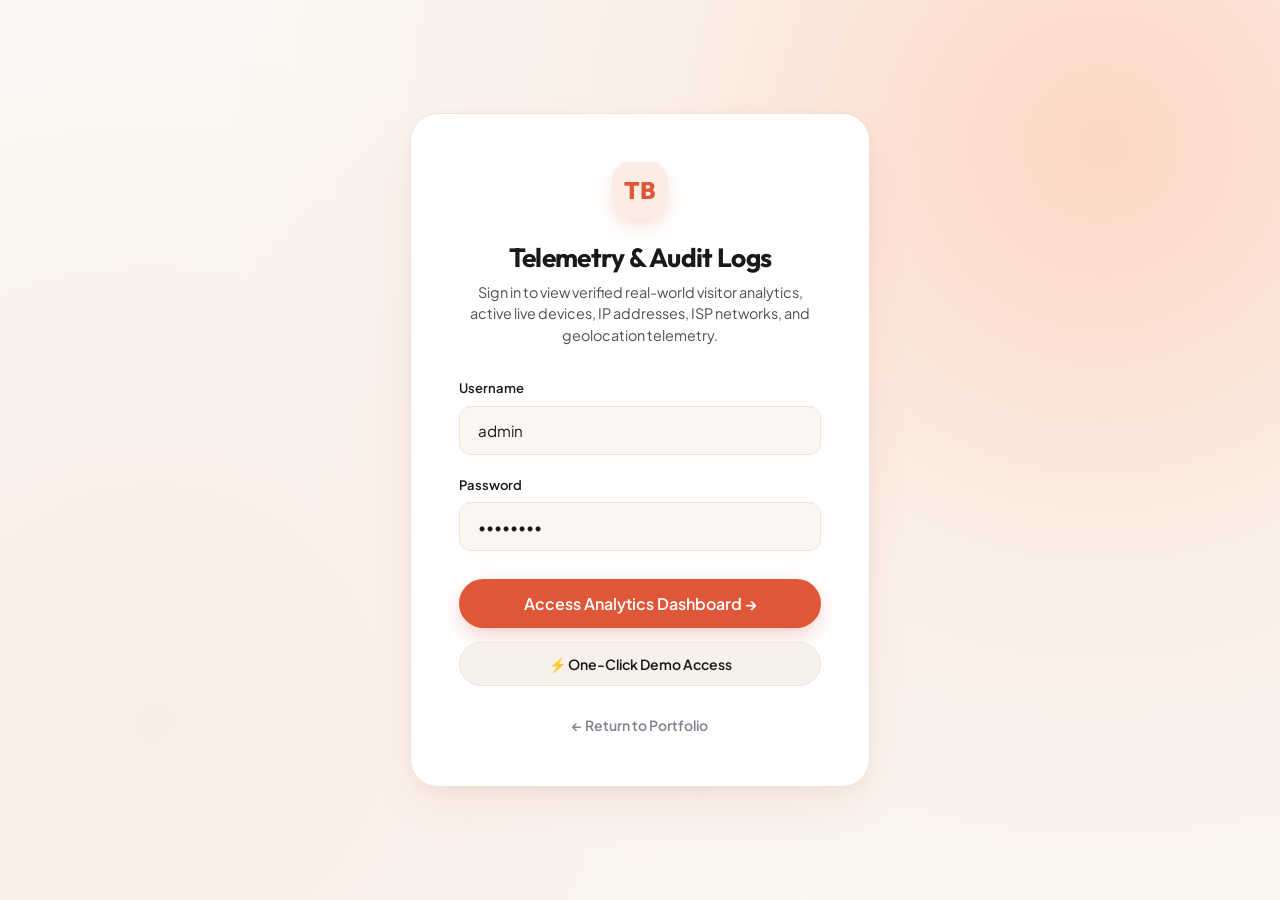
<file: login/index.html>
<!DOCTYPE html>
<html lang="en">
<head>
  <meta charset="UTF-8">
  <meta http-equiv="refresh" content="0; url=../login.html">
  <title>Redirecting to Login...</title>
  <script>
    window.location.replace('../login.html');
  </script>
</head>
<body style="background: #FAF7F2; font-family: sans-serif; display: flex; align-items: center; justify-content: center; height: 100vh;">
  <p>Redirecting to <a href="../login.html">Visitor Telemetry &amp; Login Dashboard</a>...</p>
</body>
</html>
</file>
<file: css/style.css>
/* ==========================================================================
   TILAK BARAPATRE — PORTFOLIO DESIGN SYSTEM & TOKENS
   Aesthetic: Warm Minimalist Editorial & Contemporary Creator Identity
   Reference: Warm peach cream gradient, terracotta coral accents, clean typography
   ========================================================================== */

@import url('https://fonts.googleapis.com/css2?family=JetBrains+Mono:wght@400;500;600&family=Outfit:wght@400;500;600;700;800&family=Plus+Jakarta+Sans:wght@300;400;500;600;700;800&display=swap');

:root {
  /* Color Palette — Warm Peach & Terracotta Coral */
  --bg-primary: #FAF7F2;
  --bg-secondary: #FFFFFF;
  --bg-tertiary: #F6F1EA;
  --bg-card: #FFFFFF;
  --bg-card-subtle: #FCFAF7;
  --bg-quote-card: #FDF2EC;
  --bg-glass: rgba(255, 255, 255, 0.82);
  --bg-glass-warm: rgba(255, 248, 243, 0.88);

  /* Primary Brand Terracotta / Coral Accents */
  --accent-coral: #E05638;
  --accent-coral-hover: #C94427;
  --accent-coral-light: #FBECE6;
  --accent-coral-subtle: rgba(224, 86, 56, 0.08);
  --accent-coral-border: rgba(224, 86, 56, 0.22);
  --accent-coral-glow: rgba(224, 86, 56, 0.35);

  /* Secondary Accents */
  --accent-amber: #D97706;
  --accent-emerald: #10B981;
  --accent-teal: #0D9488;
  --accent-blue: #2563EB;

  /* Typography Colors */
  --text-main: #18191B;
  --text-secondary: #4B4F58;
  --text-muted: #7E838F;
  --text-dim: #9FA4AF;
  --text-light: #FDFDFC;

  /* Borders & Dividers */
  --border-subtle: rgba(0, 0, 0, 0.05);
  --border-medium: #EBE5DC;
  --border-card: #ECE6DD;
  --border-warm: rgba(224, 86, 56, 0.16);

  /* Gradients */
  --gradient-coral: linear-gradient(135deg, #FF6F4C 0%, #E05638 100%);
  --gradient-warm-bg: radial-gradient(circle at 85% 18%, rgba(255, 172, 138, 0.45) 0%, rgba(255, 218, 198, 0.22) 38%, transparent 70%);
  --gradient-aura-circle: radial-gradient(circle, #FFD5C2 0%, #FBE4D8 50%, #F5EAE1 100%);

  /* Typography */
  --font-display: 'Outfit', 'Plus Jakarta Sans', -apple-system, BlinkMacSystemFont, sans-serif;
  --font-body: 'Plus Jakarta Sans', -apple-system, BlinkMacSystemFont, sans-serif;
  --font-mono: 'JetBrains Mono', monospace;

  /* Shadows */
  --shadow-subtle: 0 4px 16px rgba(0, 0, 0, 0.03);
  --shadow-card: 0 10px 30px -4px rgba(224, 86, 56, 0.06), 0 4px 14px rgba(0, 0, 0, 0.03);
  --shadow-card-hover: 0 20px 40px -6px rgba(224, 86, 56, 0.12), 0 8px 20px rgba(0, 0, 0, 0.04);
  --shadow-coral-button: 0 8px 24px -4px rgba(224, 86, 56, 0.35);
  --shadow-glass: 0 16px 36px rgba(224, 86, 56, 0.08), inset 0 1px 0 rgba(255, 255, 255, 0.8);

  /* Transitions */
  --transition-fast: 0.18s cubic-bezier(0.16, 1, 0.3, 1);
  --transition-smooth: 0.35s cubic-bezier(0.16, 1, 0.3, 1);
  --transition-bounce: 0.45s cubic-bezier(0.34, 1.56, 0.64, 1);

  /* Layout */
  --max-width: 1200px;
  --radius-sm: 8px;
  --radius-md: 16px;
  --radius-lg: 24px;
  --radius-xl: 32px;
  --radius-full: 9999px;
}

/* Base Reset */
*, *::before, *::after {
  box-sizing: border-box;
  margin: 0;
  padding: 0;
}

html {
  font-size: 16px;
  scroll-behavior: smooth;
  -webkit-font-smoothing: antialiased;
  -moz-osx-font-smoothing: grayscale;
  background-color: var(--bg-primary);
  color: var(--text-main);
  font-family: var(--font-body);
}

body {
  overflow-x: hidden;
  line-height: 1.6;
  min-height: 100vh;
  position: relative;
  background-color: var(--bg-primary);
  background-image: 
    radial-gradient(circle at 86% 16%, rgba(255, 170, 134, 0.42) 0%, rgba(255, 215, 195, 0.22) 34%, transparent 65%),
    radial-gradient(circle at 12% 80%, rgba(255, 210, 190, 0.25) 0%, transparent 50%);
  background-attachment: fixed;
  color: var(--text-main);
}

/* Selection Color */
::selection {
  background: var(--accent-coral-light);
  color: var(--accent-coral);
}

/* Custom Scrollbar */
::-webkit-scrollbar {
  width: 8px;
}
::-webkit-scrollbar-track {
  background: var(--bg-primary);
}
::-webkit-scrollbar-thumb {
  background: #E2DBD0;
  border-radius: var(--radius-full);
}
::-webkit-scrollbar-thumb:hover {
  background: var(--accent-coral);
}

/* Typography Hierarchy */
h1, h2, h3, h4, h5, h6 {
  font-family: var(--font-display);
  color: var(--text-main);
  font-weight: 700;
  letter-spacing: -0.025em;
  line-height: 1.18;
}

p {
  color: var(--text-secondary);
  font-size: 1rem;
  line-height: 1.65;
}

a {
  color: inherit;
  text-decoration: none;
  transition: all var(--transition-fast);
}

button {
  cursor: pointer;
  border: none;
  background: none;
  font-family: inherit;
}

/* Container & Sections */
.app-container {
  max-width: var(--max-width);
  margin: 0 auto;
  padding: 0 1.5rem;
}

.section {
  padding: 5.5rem 0;
  position: relative;
}

.section-header {
  margin-bottom: 3rem;
}

.section-label {
  display: inline-block;
  font-family: var(--font-body);
  font-size: 0.8125rem;
  font-weight: 700;
  letter-spacing: 0.12em;
  text-transform: uppercase;
  color: var(--accent-coral);
  margin-bottom: 0.75rem;
}

.section-title {
  font-size: clamp(2rem, 3.5vw, 2.75rem);
  font-weight: 700;
  color: var(--text-main);
  letter-spacing: -0.03em;
  max-width: 720px;
}

.section-desc {
  margin-top: 0.85rem;
  font-size: 1.0625rem;
  color: var(--text-secondary);
  max-width: 620px;
}

/* Utility Helpers */
.font-mono {
  font-family: var(--font-mono);
}

.gradient-text {
  background: var(--gradient-coral);
  -webkit-background-clip: text;
  -webkit-text-fill-color: transparent;
}
</file>
<file: css/components.css>
/* ==========================================================================
   TILAK BARAPATRE — PORTFOLIO COMPONENTS
   Aesthetic: Warm Minimalist Editorial & Contemporary Creator Identity
   Reference: alexmorgan.design layout, warm peachy cards, circular aura, clean pills
   ========================================================================== */

/* --------------------------------------------------------------------------
   1. NAVIGATION & FLOATING DOCK
   -------------------------------------------------------------------------- */
.navbar {
  position: fixed;
  top: 1.25rem;
  left: 0;
  right: 0;
  z-index: 1000;
  display: flex;
  justify-content: center;
  pointer-events: none;
  padding: 0 1.5rem;
}

.nav-container {
  pointer-events: auto;
  display: flex;
  align-items: center;
  justify-content: space-between;
  width: 100%;
  max-width: var(--max-width);
  padding: 0.75rem 1.75rem;
  background: rgba(255, 255, 255, 0.88);
  backdrop-filter: blur(20px);
  -webkit-backdrop-filter: blur(20px);
  border: 1px solid rgba(235, 229, 220, 0.9);
  border-radius: var(--radius-full);
  box-shadow: 0 10px 30px -5px rgba(224, 86, 56, 0.05), 0 2px 8px rgba(0, 0, 0, 0.03);
  transition: all var(--transition-smooth);
}

.nav-container:hover {
  border-color: var(--accent-coral-border);
  box-shadow: 0 12px 36px -4px rgba(224, 86, 56, 0.1), 0 4px 12px rgba(0, 0, 0, 0.04);
}

.nav-logo {
  display: flex;
  align-items: center;
  gap: 0.2rem;
  font-family: var(--font-display);
  font-weight: 800;
  font-size: 1.35rem;
  color: var(--text-main);
  letter-spacing: -0.04em;
}

.logo-dot {
  color: var(--accent-coral);
  display: inline-block;
}

.nav-links {
  display: flex;
  align-items: center;
  list-style: none;
  gap: 0.5rem;
}

.nav-link {
  font-size: 0.9rem;
  font-weight: 500;
  color: var(--text-secondary);
  padding: 0.45rem 1rem;
  border-radius: var(--radius-full);
  transition: all var(--transition-fast);
}

.nav-link:hover, .nav-link.active {
  color: var(--text-main);
  background: var(--accent-coral-light);
}

.nav-actions {
  display: flex;
  align-items: center;
  gap: 0.75rem;
}

.nav-btn-talk {
  display: inline-flex;
  align-items: center;
  gap: 0.4rem;
  font-size: 0.875rem;
  font-weight: 600;
  color: var(--text-main);
  padding: 0.5rem 1.15rem;
  background: #FFFFFF;
  border: 1px solid var(--border-medium);
  border-radius: var(--radius-full);
  box-shadow: var(--shadow-subtle);
  transition: all var(--transition-fast);
}

.nav-btn-talk:hover {
  background: var(--accent-coral);
  color: #FFFFFF;
  border-color: var(--accent-coral);
  transform: translateY(-1px);
}

/* --------------------------------------------------------------------------
   2. HERO SECTION
   -------------------------------------------------------------------------- */
.hero-section {
  padding-top: 8rem;
  padding-bottom: 4rem;
  position: relative;
}

.hero-grid {
  display: grid;
  grid-template-columns: 1.15fr 0.85fr;
  gap: 3.5rem;
  align-items: center;
}

.hero-content {
  display: flex;
  flex-direction: column;
  align-items: flex-start;
}

.hero-greeting {
  font-size: clamp(2.5rem, 5vw, 4.25rem);
  font-weight: 700;
  line-height: 1.08;
  color: var(--text-main);
  letter-spacing: -0.035em;
  margin-bottom: 0.5rem;
}

.hero-name {
  color: var(--accent-coral);
  display: inline-block;
}

.hero-role-title {
  font-size: clamp(1.2rem, 2.2vw, 1.45rem);
  font-weight: 600;
  color: var(--text-main);
  margin-top: 0.85rem;
  margin-bottom: 0.25rem;
}

.hero-location {
  font-size: 1.05rem;
  color: var(--text-secondary);
  margin-bottom: 1.25rem;
}

.hero-location strong {
  color: var(--text-main);
}

.hero-bio {
  font-size: 1.0625rem;
  color: var(--text-secondary);
  line-height: 1.6;
  max-width: 480px;
  margin-bottom: 2rem;
}

.hero-actions-row {
  display: flex;
  align-items: center;
  gap: 1rem;
  flex-wrap: wrap;
}

.btn-primary-coral {
  display: inline-flex;
  align-items: center;
  gap: 0.65rem;
  padding: 0.85rem 1.75rem;
  background: var(--accent-coral);
  color: #FFFFFF;
  font-weight: 600;
  font-size: 0.95rem;
  border-radius: var(--radius-full);
  box-shadow: var(--shadow-coral-button);
  transition: all var(--transition-fast);
}

.btn-primary-coral:hover {
  background: var(--accent-coral-hover);
  transform: translateY(-2px);
  box-shadow: 0 12px 28px -4px rgba(224, 86, 56, 0.45);
}

.btn-secondary-pill {
  display: inline-flex;
  align-items: center;
  gap: 0.5rem;
  padding: 0.85rem 1.6rem;
  background: #FFFFFF;
  color: var(--text-main);
  font-weight: 600;
  font-size: 0.95rem;
  border: 1px solid var(--border-medium);
  border-radius: var(--radius-full);
  box-shadow: var(--shadow-subtle);
  transition: all var(--transition-fast);
}

.btn-secondary-pill:hover {
  background: var(--bg-tertiary);
  border-color: #D8D2C7;
  transform: translateY(-2px);
}

/* Hero Right Side — Artistic Visual Container (without image) */
.hero-visual-wrapper {
  position: relative;
  display: flex;
  justify-content: center;
  align-items: center;
}

.hero-aura-circle {
  width: 380px;
  height: 380px;
  border-radius: 50%;
  background: radial-gradient(circle at 35% 35%, #FFE2D4 0%, #FFCCB6 60%, #F8BAA0 100%);
  display: flex;
  align-items: center;
  justify-content: center;
  position: relative;
  box-shadow: 0 24px 60px -12px rgba(224, 86, 56, 0.25);
  border: 6px solid rgba(255, 255, 255, 0.85);
  overflow: hidden;
}

/* Orbital Rings & Graphic Inside Circle */
.hero-circle-inner {
  position: relative;
  width: 100%;
  height: 100%;
  display: flex;
  flex-direction: column;
  align-items: center;
  justify-content: center;
}

.orbital-ring {
  position: absolute;
  border: 1.5px dashed rgba(224, 86, 56, 0.35);
  border-radius: 50%;
  animation: rotateOrbital 28s linear infinite;
}

.orbital-ring-1 {
  width: 280px;
  height: 280px;
}

.orbital-ring-2 {
  width: 200px;
  height: 200px;
  animation-direction: reverse;
  animation-duration: 20s;
  border-style: dotted;
  border-color: rgba(224, 86, 56, 0.45);
}

@keyframes rotateOrbital {
  from { transform: rotate(0deg); }
  to { transform: rotate(360deg); }
}

.circle-monogram {
  font-family: var(--font-display);
  font-weight: 800;
  font-size: 5rem;
  color: var(--accent-coral);
  letter-spacing: -0.06em;
  opacity: 0.85;
  text-shadow: 0 8px 24px rgba(224, 86, 56, 0.2);
  user-select: none;
  z-index: 2;
}

.circle-badge-chip {
  z-index: 3;
  margin-top: 0.5rem;
  display: inline-flex;
  align-items: center;
  gap: 0.45rem;
  padding: 0.35rem 0.85rem;
  background: rgba(255, 255, 255, 0.85);
  backdrop-filter: blur(12px);
  border-radius: var(--radius-full);
  font-size: 0.75rem;
  font-weight: 600;
  color: var(--text-main);
  box-shadow: 0 4px 12px rgba(0, 0, 0, 0.05);
}

/* Overlapping Glass Card (Bottom Right of Circle) */
.hero-status-glasscard {
  position: absolute;
  bottom: -20px;
  right: -20px;
  width: 260px;
  padding: 1.25rem 1.35rem;
  background: rgba(255, 255, 255, 0.85);
  backdrop-filter: blur(24px);
  -webkit-backdrop-filter: blur(24px);
  border: 1px solid rgba(255, 255, 255, 0.95);
  border-radius: 20px;
  box-shadow: 0 20px 40px -10px rgba(224, 86, 56, 0.15), 0 4px 14px rgba(0, 0, 0, 0.04);
  z-index: 10;
  transition: transform var(--transition-smooth);
}

.hero-status-glasscard:hover {
  transform: translateY(-4px);
}

.glasscard-status-row {
  display: flex;
  align-items: center;
  gap: 0.5rem;
  font-size: 0.8125rem;
  font-weight: 600;
  color: var(--accent-coral);
  margin-bottom: 0.5rem;
}

.pulse-dot-coral {
  width: 8px;
  height: 8px;
  border-radius: 50%;
  background: var(--accent-coral);
  box-shadow: 0 0 0 0 rgba(224, 86, 56, 0.7);
  animation: pulseCoral 2s infinite;
}

@keyframes pulseCoral {
  0% { box-shadow: 0 0 0 0 rgba(224, 86, 56, 0.6); }
  70% { box-shadow: 0 0 0 10px rgba(224, 86, 56, 0); }
  100% { box-shadow: 0 0 0 0 rgba(224, 86, 56, 0); }
}

.glasscard-text {
  font-size: 0.8125rem;
  color: var(--text-secondary);
  line-height: 1.45;
  margin-bottom: 0.85rem;
}

.glasscard-text strong {
  color: var(--text-main);
}

.glasscard-cta-btn {
  display: inline-flex;
  align-items: center;
  gap: 0.4rem;
  font-size: 0.75rem;
  font-weight: 700;
  color: var(--text-main);
  padding: 0.4rem 0.8rem;
  background: #FFFFFF;
  border: 1px solid var(--border-medium);
  border-radius: var(--radius-full);
  transition: all var(--transition-fast);
}

.glasscard-cta-btn:hover {
  background: var(--accent-coral);
  color: #FFFFFF;
  border-color: var(--accent-coral);
}

/* --------------------------------------------------------------------------
   3. TECH STACK / PARTNER ROW (Like "Trusted by" in reference)
   -------------------------------------------------------------------------- */
.partners-row {
  margin-top: 5rem;
  padding: 2.25rem 0;
  border-top: 1px solid var(--border-medium);
  border-bottom: 1px solid var(--border-medium);
  display: flex;
  align-items: center;
  justify-content: space-between;
  gap: 2rem;
  flex-wrap: wrap;
}

.partners-label {
  font-size: 0.85rem;
  font-weight: 600;
  color: var(--text-muted);
  white-space: nowrap;
}

.partners-list {
  display: flex;
  align-items: center;
  gap: 2.5rem;
  flex-wrap: wrap;
}

.partner-item {
  display: inline-flex;
  align-items: center;
  gap: 0.5rem;
  font-family: var(--font-display);
  font-size: 1rem;
  font-weight: 700;
  color: var(--text-muted);
  transition: all var(--transition-fast);
  cursor: default;
}

.partner-item:hover {
  color: var(--accent-coral);
  transform: translateY(-1px);
}

/* --------------------------------------------------------------------------
   4. HORIZONTAL SELECTED WORK / REPOSITORIES SECTION
   -------------------------------------------------------------------------- */
.selected-work-header {
  display: flex;
  align-items: flex-end;
  justify-content: space-between;
  margin-bottom: 2.5rem;
  gap: 1.5rem;
}

.btn-view-all {
  display: inline-flex;
  align-items: center;
  gap: 0.5rem;
  padding: 0.65rem 1.25rem;
  background: #FFFFFF;
  color: var(--text-main);
  border: 1px solid var(--border-medium);
  border-radius: var(--radius-full);
  font-size: 0.875rem;
  font-weight: 600;
  box-shadow: var(--shadow-subtle);
  transition: all var(--transition-fast);
  white-space: nowrap;
}

.btn-view-all:hover {
  background: var(--accent-coral);
  color: #FFFFFF;
  border-color: var(--accent-coral);
}

/* Horizontal 3-Column Card Layout */
.horizontal-projects-grid {
  display: grid;
  grid-template-columns: repeat(3, 1fr);
  gap: 1.75rem;
}

.h-project-card {
  background: #FFFFFF;
  border: 1px solid var(--border-card);
  border-radius: 24px;
  overflow: hidden;
  box-shadow: var(--shadow-card);
  transition: all var(--transition-smooth);
  display: flex;
  flex-direction: column;
}

.h-project-card:hover {
  transform: translateY(-6px);
  border-color: var(--accent-coral-border);
  box-shadow: var(--shadow-card-hover);
}

/* Card Visual Mockup Area */
.card-visual-box {
  background: #FDF5EF;
  height: 240px;
  position: relative;
  display: flex;
  flex-direction: column;
  justify-content: space-between;
  padding: 1.25rem;
  overflow: hidden;
  border-bottom: 1px solid rgba(224, 86, 56, 0.08);
}

.card-tag-badge {
  align-self: flex-end;
  padding: 0.35rem 0.85rem;
  background: rgba(255, 255, 255, 0.9);
  backdrop-filter: blur(8px);
  border-radius: var(--radius-full);
  font-size: 0.75rem;
  font-weight: 600;
  color: var(--text-secondary);
  box-shadow: 0 2px 8px rgba(0, 0, 0, 0.04);
}

/* Stylized Preview Graphics inside Cards */
.card-preview-art {
  display: flex;
  align-items: center;
  justify-content: center;
  flex: 1;
  width: 100%;
}

.mockup-laptop-graphic, .mockup-mobile-graphic, .mockup-algo-graphic {
  background: #FFFFFF;
  border-radius: 12px;
  border: 1px solid rgba(224, 86, 56, 0.15);
  box-shadow: 0 10px 24px -6px rgba(224, 86, 56, 0.12);
  padding: 0.85rem;
  width: 85%;
  transition: transform var(--transition-smooth);
}

.h-project-card:hover .mockup-laptop-graphic,
.h-project-card:hover .mockup-mobile-graphic,
.h-project-card:hover .mockup-algo-graphic {
  transform: scale(1.03);
}

.mockup-browser-header {
  display: flex;
  align-items: center;
  gap: 4px;
  margin-bottom: 0.65rem;
}

.mockup-dot {
  width: 6px;
  height: 6px;
  border-radius: 50%;
  background: #E5E0D8;
}

.mockup-dot.active {
  background: var(--accent-coral);
}

.mockup-stat-row {
  display: flex;
  justify-content: space-between;
  align-items: center;
  font-size: 0.75rem;
  font-weight: 700;
  color: var(--text-main);
  margin-bottom: 0.35rem;
}

.mockup-chart-bars {
  display: flex;
  align-items: flex-end;
  gap: 5px;
  height: 44px;
  margin-top: 0.5rem;
}

.chart-bar {
  flex: 1;
  background: #F0E6DE;
  border-radius: 3px;
  transition: background var(--transition-fast);
}

.chart-bar.highlight {
  background: var(--accent-coral);
}

/* Card Content Footer */
.card-content-footer {
  padding: 1.35rem 1.5rem;
  display: flex;
  align-items: center;
  justify-content: space-between;
  gap: 1rem;
}

.card-title-group {
  display: flex;
  flex-direction: column;
}

.card-project-title {
  font-size: 1.125rem;
  font-weight: 700;
  color: var(--text-main);
  letter-spacing: -0.02em;
}

.card-project-category {
  font-size: 0.85rem;
  color: var(--text-muted);
  margin-top: 0.2rem;
}

.card-arrow-btn {
  width: 40px;
  height: 40px;
  border-radius: 50%;
  background: #FFFFFF;
  border: 1px solid var(--border-medium);
  display: flex;
  align-items: center;
  justify-content: center;
  color: var(--text-main);
  box-shadow: var(--shadow-subtle);
  transition: all var(--transition-fast);
  flex-shrink: 0;
}

.h-project-card:hover .card-arrow-btn {
  background: var(--accent-coral);
  color: #FFFFFF;
  border-color: var(--accent-coral);
  transform: rotate(45deg);
}

/* Card Direct Link Row (Demo & Repo buttons inside card) */
.card-actions-strip {
  padding: 0 1.5rem 1.25rem 1.5rem;
  display: flex;
  gap: 0.5rem;
}

.card-strip-btn {
  font-size: 0.75rem;
  font-weight: 600;
  color: var(--text-secondary);
  padding: 0.35rem 0.75rem;
  background: var(--bg-tertiary);
  border-radius: var(--radius-full);
  display: inline-flex;
  align-items: center;
  gap: 0.35rem;
  transition: all var(--transition-fast);
}

.card-strip-btn:hover {
  background: var(--accent-coral-light);
  color: var(--accent-coral);
}

/* --------------------------------------------------------------------------
   5. TESTIMONIAL / PHILOSOPHY QUOTE CARD (Matches reference bottom card)
   -------------------------------------------------------------------------- */
.quote-banner-card {
  margin-top: 3.5rem;
  background: var(--bg-quote-card);
  border: 1px solid rgba(224, 86, 56, 0.14);
  border-radius: 28px;
  padding: 2.5rem 3rem;
  display: flex;
  align-items: center;
  justify-content: space-between;
  gap: 3rem;
  box-shadow: 0 16px 36px -8px rgba(224, 86, 56, 0.08);
}

.quote-left-content {
  display: flex;
  align-items: flex-start;
  gap: 1.75rem;
  flex: 1;
}

.quote-mark {
  font-family: var(--font-display);
  font-size: 3.5rem;
  line-height: 0.8;
  color: var(--accent-coral);
  user-select: none;
}

.quote-body-text {
  font-size: 1.15rem;
  font-weight: 500;
  color: var(--text-main);
  line-height: 1.6;
  max-width: 640px;
}

.quote-author-box {
  display: flex;
  align-items: center;
  gap: 1rem;
  white-space: nowrap;
}

.quote-avatar {
  width: 52px;
  height: 52px;
  border-radius: 50%;
  background: var(--accent-coral);
  color: #FFFFFF;
  display: flex;
  align-items: center;
  justify-content: center;
  font-weight: 800;
  font-size: 1.1rem;
  border: 3px solid #FFFFFF;
  box-shadow: 0 4px 12px rgba(224, 86, 56, 0.25);
}

.quote-author-name {
  font-weight: 700;
  font-size: 1rem;
  color: var(--text-main);
}

.quote-author-title {
  font-size: 0.8125rem;
  color: var(--text-muted);
}

/* --------------------------------------------------------------------------
   6. SKILLS & ABOUT GRID
   -------------------------------------------------------------------------- */
.skills-container-grid {
  display: grid;
  grid-template-columns: repeat(3, 1fr);
  gap: 1.75rem;
  margin-top: 2rem;
}

.skill-pillar-card {
  background: #FFFFFF;
  border: 1px solid var(--border-card);
  border-radius: 20px;
  padding: 1.75rem;
  box-shadow: var(--shadow-subtle);
  transition: all var(--transition-fast);
}

.skill-pillar-card:hover {
  border-color: var(--accent-coral-border);
  box-shadow: var(--shadow-card);
  transform: translateY(-3px);
}

.skill-icon-bubble {
  width: 44px;
  height: 44px;
  border-radius: 12px;
  background: var(--accent-coral-light);
  color: var(--accent-coral);
  display: flex;
  align-items: center;
  justify-content: center;
  font-size: 1.25rem;
  margin-bottom: 1.25rem;
}

.skill-card-title {
  font-size: 1.2rem;
  font-weight: 700;
  color: var(--text-main);
  margin-bottom: 0.75rem;
}

.skill-card-text {
  font-size: 0.9375rem;
  color: var(--text-secondary);
  line-height: 1.55;
  margin-bottom: 1.25rem;
}

.skill-chips-wrap {
  display: flex;
  flex-wrap: wrap;
  gap: 0.4rem;
}

.skill-mini-chip {
  padding: 0.3rem 0.75rem;
  background: var(--bg-tertiary);
  color: var(--text-main);
  border-radius: var(--radius-full);
  font-size: 0.75rem;
  font-weight: 600;
}

/* --------------------------------------------------------------------------
   7. FOOTER & LIVE VISITOR COUNTER
   -------------------------------------------------------------------------- */
.footer-wrapper {
  margin-top: 6rem;
  padding: 5rem 0 3rem 0;
  border-top: 1px solid var(--border-medium);
}

.footer-top-grid {
  display: grid;
  grid-template-columns: 1.2fr 0.8fr;
  gap: 3rem;
  align-items: flex-start;
  margin-bottom: 3.5rem;
}

.footer-big-heading {
  font-size: clamp(2rem, 3.5vw, 2.75rem);
  font-weight: 700;
  line-height: 1.15;
  letter-spacing: -0.03em;
  color: var(--text-main);
  max-width: 450px;
}

.footer-contact-details {
  display: flex;
  flex-direction: column;
  align-items: flex-end;
  gap: 1rem;
}

.footer-email-link {
  font-size: 1.15rem;
  font-weight: 600;
  color: var(--text-main);
  transition: color var(--transition-fast);
}

.footer-email-link:hover {
  color: var(--accent-coral);
}

.footer-social-row {
  display: flex;
  align-items: center;
  gap: 0.75rem;
}

.social-circle-btn {
  width: 44px;
  height: 44px;
  border-radius: 50%;
  background: #FFFFFF;
  border: 1px solid var(--border-medium);
  display: flex;
  align-items: center;
  justify-content: center;
  color: var(--text-main);
  box-shadow: var(--shadow-subtle);
  transition: all var(--transition-fast);
}

.social-circle-btn:hover {
  background: var(--accent-coral);
  color: #FFFFFF;
  border-color: var(--accent-coral);
  transform: translateY(-2px);
}

/* Footer Bottom Strip: Live Views Counter & Admin Login Link */
.footer-bottom-strip {
  padding-top: 2rem;
  border-top: 1px solid var(--border-medium);
  display: flex;
  align-items: center;
  justify-content: space-between;
  flex-wrap: wrap;
  gap: 1.5rem;
}

.footer-copyright {
  font-size: 0.875rem;
  color: var(--text-muted);
}

.footer-telemetry-cluster {
  display: flex;
  align-items: center;
  gap: 1.25rem;
}

.live-views-badge {
  display: inline-flex;
  align-items: center;
  gap: 0.5rem;
  padding: 0.45rem 1rem;
  background: #FFFFFF;
  border: 1px solid var(--border-medium);
  border-radius: var(--radius-full);
  font-size: 0.8125rem;
  font-weight: 600;
  color: var(--text-main);
  box-shadow: var(--shadow-subtle);
}

.live-indicator-dot {
  width: 8px;
  height: 8px;
  border-radius: 50%;
  background: #10B981;
  box-shadow: 0 0 0 0 rgba(16, 185, 129, 0.6);
  animation: pulseGreen 2s infinite;
}

@keyframes pulseGreen {
  0% { box-shadow: 0 0 0 0 rgba(16, 185, 129, 0.7); }
  70% { box-shadow: 0 0 0 8px rgba(16, 185, 129, 0); }
  100% { box-shadow: 0 0 0 0 rgba(16, 185, 129, 0); }
}

.admin-login-link {
  display: inline-flex;
  align-items: center;
  gap: 0.45rem;
  font-size: 0.8125rem;
  font-weight: 600;
  color: var(--text-secondary);
  padding: 0.45rem 0.95rem;
  background: var(--bg-tertiary);
  border: 1px solid transparent;
  border-radius: var(--radius-full);
  transition: all var(--transition-fast);
}

.admin-login-link:hover {
  background: #FFFFFF;
  border-color: var(--accent-coral-border);
  color: var(--accent-coral);
  transform: translateY(-1px);
}

/* --------------------------------------------------------------------------
   8. ARCHITECTURE MODAL
   -------------------------------------------------------------------------- */
.modal-overlay {
  position: fixed;
  inset: 0;
  background: rgba(24, 25, 27, 0.5);
  backdrop-filter: blur(8px);
  z-index: 2000;
  display: none;
  align-items: center;
  justify-content: center;
  padding: 1.5rem;
}

.modal-overlay.active {
  display: flex;
}

.modal-container {
  background: #FFFFFF;
  border: 1px solid var(--border-medium);
  border-radius: 24px;
  width: 100%;
  max-width: 800px;
  max-height: 88vh;
  overflow-y: auto;
  box-shadow: 0 25px 50px -12px rgba(0, 0, 0, 0.25);
  animation: modalPop 0.3s cubic-bezier(0.16, 1, 0.3, 1);
}

@keyframes modalPop {
  from { opacity: 0; transform: scale(0.96) translateY(10px); }
  to { opacity: 1; transform: scale(1) translateY(0); }
}

.modal-header {
  padding: 1.5rem 2rem;
  border-bottom: 1px solid var(--border-medium);
  display: flex;
  align-items: center;
  justify-content: space-between;
  position: sticky;
  top: 0;
  background: #FFFFFF;
  z-index: 10;
}

.modal-title {
  font-size: 1.25rem;
  font-weight: 700;
  color: var(--text-main);
}

.modal-close-btn {
  width: 36px;
  height: 36px;
  border-radius: 50%;
  background: var(--bg-tertiary);
  color: var(--text-main);
  display: flex;
  align-items: center;
  justify-content: center;
  transition: all var(--transition-fast);
}

.modal-close-btn:hover {
  background: var(--accent-coral-light);
  color: var(--accent-coral);
}

.modal-body {
  padding: 2rem;
  display: flex;
  flex-direction: column;
  gap: 1.5rem;
}

.code-blueprint {
  background: #FAF7F2;
  border: 1px solid var(--border-medium);
  border-radius: 12px;
  padding: 1.25rem;
  font-family: var(--font-mono);
  font-size: 0.8125rem;
  line-height: 1.6;
  color: var(--text-main);
  overflow-x: auto;
}

/* Copy Toast */
.copy-toast {
  position: fixed;
  bottom: 2rem;
  left: 50%;
  transform: translateX(-50%) translateY(100px);
  background: #18191B;
  color: #FFFFFF;
  padding: 0.75rem 1.5rem;
  border-radius: var(--radius-full);
  font-size: 0.875rem;
  font-weight: 600;
  box-shadow: 0 10px 25px rgba(0, 0, 0, 0.2);
  z-index: 3000;
  opacity: 0;
  pointer-events: none;
  transition: all 0.3s cubic-bezier(0.16, 1, 0.3, 1);
}

.copy-toast.show {
  transform: translateX(-50%) translateY(0);
  opacity: 1;
}

/* --------------------------------------------------------------------------
   RESPONSIVE BREAKPOINTS
   -------------------------------------------------------------------------- */
@media (max-width: 992px) {
  .hero-grid {
    grid-template-columns: 1fr;
    gap: 3rem;
  }

  .hero-visual-wrapper {
    order: -1;
  }

  .horizontal-projects-grid {
    grid-template-columns: 1fr;
  }

  .skills-container-grid {
    grid-template-columns: 1fr;
  }

  .quote-banner-card {
    flex-direction: column;
    align-items: flex-start;
    padding: 2rem;
  }

  .footer-top-grid {
    grid-template-columns: 1fr;
  }

  .footer-contact-details {
    align-items: flex-start;
  }
}

@media (max-width: 768px) {
  .nav-links {
    display: none;
  }

  .hero-aura-circle {
    width: 290px;
    height: 290px;
  }

  .circle-monogram {
    font-size: 4rem;
  }

  .hero-status-glasscard {
    width: 230px;
    bottom: -15px;
    right: -10px;
  }

  .footer-bottom-strip {
    flex-direction: column;
    align-items: flex-start;
  }
}
</file>
